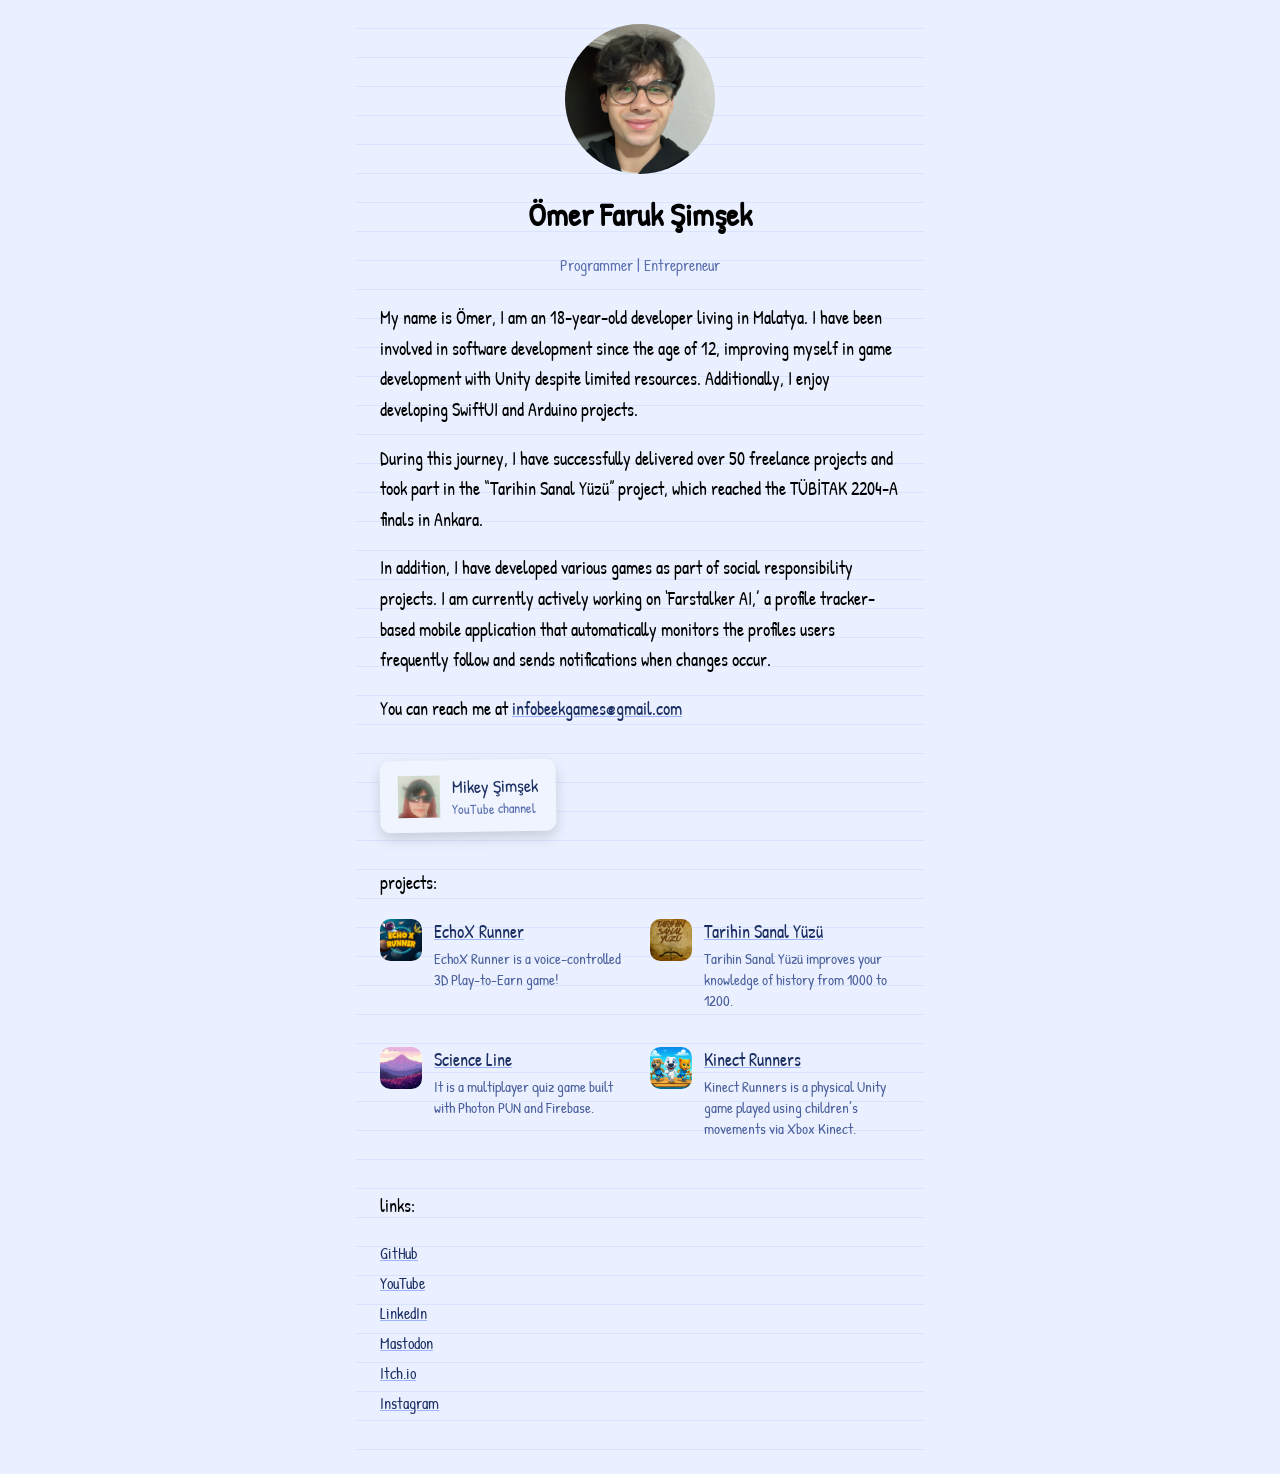
<file: index.html>
<!DOCTYPE html>
<html lang="en">
<head>
    <meta charset="UTF-8">
    <title>Ömer Faruk Şimşek</title>
    <meta name="viewport" content="width=device-width, initial-scale=1.0">
    <meta name="description" content="Ömer Faruk Şimşek — Unity, SwiftUI ve Arduino projeleri geliştiren genç yazılımcı. Türkiye merkezli kişisel web sitesi.">


    <!-- el yazısı font -->
    <link href="https://fonts.googleapis.com/css2?family=Patrick+Hand&display=swap" rel="stylesheet">
    <link rel="icon" href="/favicon.ico" type="image/x-icon">
    <link rel="stylesheet" href="style.css">
</head>

<body>
    <div class="page">

        <header>
            <img src="profile.jpg" alt="profile">
            <h1>Ömer Faruk Şimşek</h1>
            <p class="subtitle">Programmer | Entrepreneur</p>
        </header>

        <section>
            <p>
                My name is Ömer, I am an 18-year-old developer living in Malatya.
                I have been involved in software development since the age of 12,
                improving myself in game development with Unity despite limited resources. 
                Additionally, I enjoy developing SwiftUI and Arduino projects.
            </p>

            <p>
                During this journey, I have successfully delivered over 50 freelance projects
                and took part in the “Tarihin Sanal Yüzü” project, which reached the TÜBİTAK 2204-A
                finals in Ankara.
            </p>

            <p>
                In addition, I have developed various games as part of social responsibility projects.
                I am currently actively working on ‘Farstalker AI,’ a profile tracker-based mobile application
                that automatically monitors the profiles users frequently follow and sends notifications when changes
                occur.
            </p>

            <p>
                You can reach me at
                <a href="mailto:infobeekgames@gmail.com">infobeekgames@gmail.com</a>
            </p>
        </section>


        <section>
            <section class="youtube-note">
                <a href="https://youtube.com/@mikeysimsek" target="_blank">
                    <img src="icons/youtube.jpg" alt="YouTube">
                    <div>
                        <div class="yt-name">Mikey Şimşek</div>
                        <div class="yt-sub">YouTube channel</div>
                    </div>
                </a>
            </section>




            <p class="section-title">projects:</p>

            <div class="projects">

                <div class="project">
                    <img src="icons/echox.png">
                    <div>
                        <a href="https://app.akindo.io/communities/Be6MxNBAliQK2PdL" target="_blank" class="project-title">EchoX Runner</a>
                        <div class="project-desc">
                            EchoX Runner is a voice-controlled 3D Play-to-Earn game!
                        </div>
                    </div>
                </div>

                <div class="project">
                    <img src="icons/tsy.png">
                    <div>
                        <a href="https://play.google.com/store/apps/details?id=com.beekgames.tarihinsanalyuzumcal&hl=tr" target="_blank" class="project-title">Tarihin Sanal Yüzü</a>
                        <div class="project-desc">
                            Tarihin Sanal Yüzü improves your knowledge of history from 1000 to 1200.
                        </div>
                    </div>
                </div>

                <div class="project">
                    <img src="icons/scl.jpg">
                    <div>
                        <a href="#" class="project-title">Science Line</a>
                        <div class="project-desc">
                            It is a multiplayer quiz game built with Photon PUN and Firebase.
                        </div>
                    </div>
                </div>

                <div class="project">
                    <img src="icons/knct.png">
                    <div>
                        <a href="#" class="project-title">Kinect Runners</a>
                        <div class="project-desc">
                            Kinect Runners is a physical Unity game played using children’s movements via Xbox Kinect.
                        </div>
                    </div>
                </div>

            </div>
        </section>

        <section>
            <p class="section-title">links:</p>
            <ul class="links">
                <li><a href="https://github.com/farthenginer" target="_blank">GitHub</a></li>
                <li><a href="https://www.youtube.com/@mikeysimsek" target="_blank">YouTube</a></li>
                <li><a href="https://www.linkedin.com/in/%C3%B6mer-faruk-%C5%9Fim%C5%9Fek-461aab27a/" target="_blank">LinkedIn</a></li>
                <li><a href="https://mastodon.social/@omersimsek" target="_blank">Mastodon</a></li>
                <li><a href="https://mikey-manji.itch.io/" target="_blank">Itch.io</a></li>
                <li><a href="https://instagram.com/owersimsek/" target="_blank">Instagram</a></li>
            </ul>
        </section>

    </div>
</body>
</html>
</file>
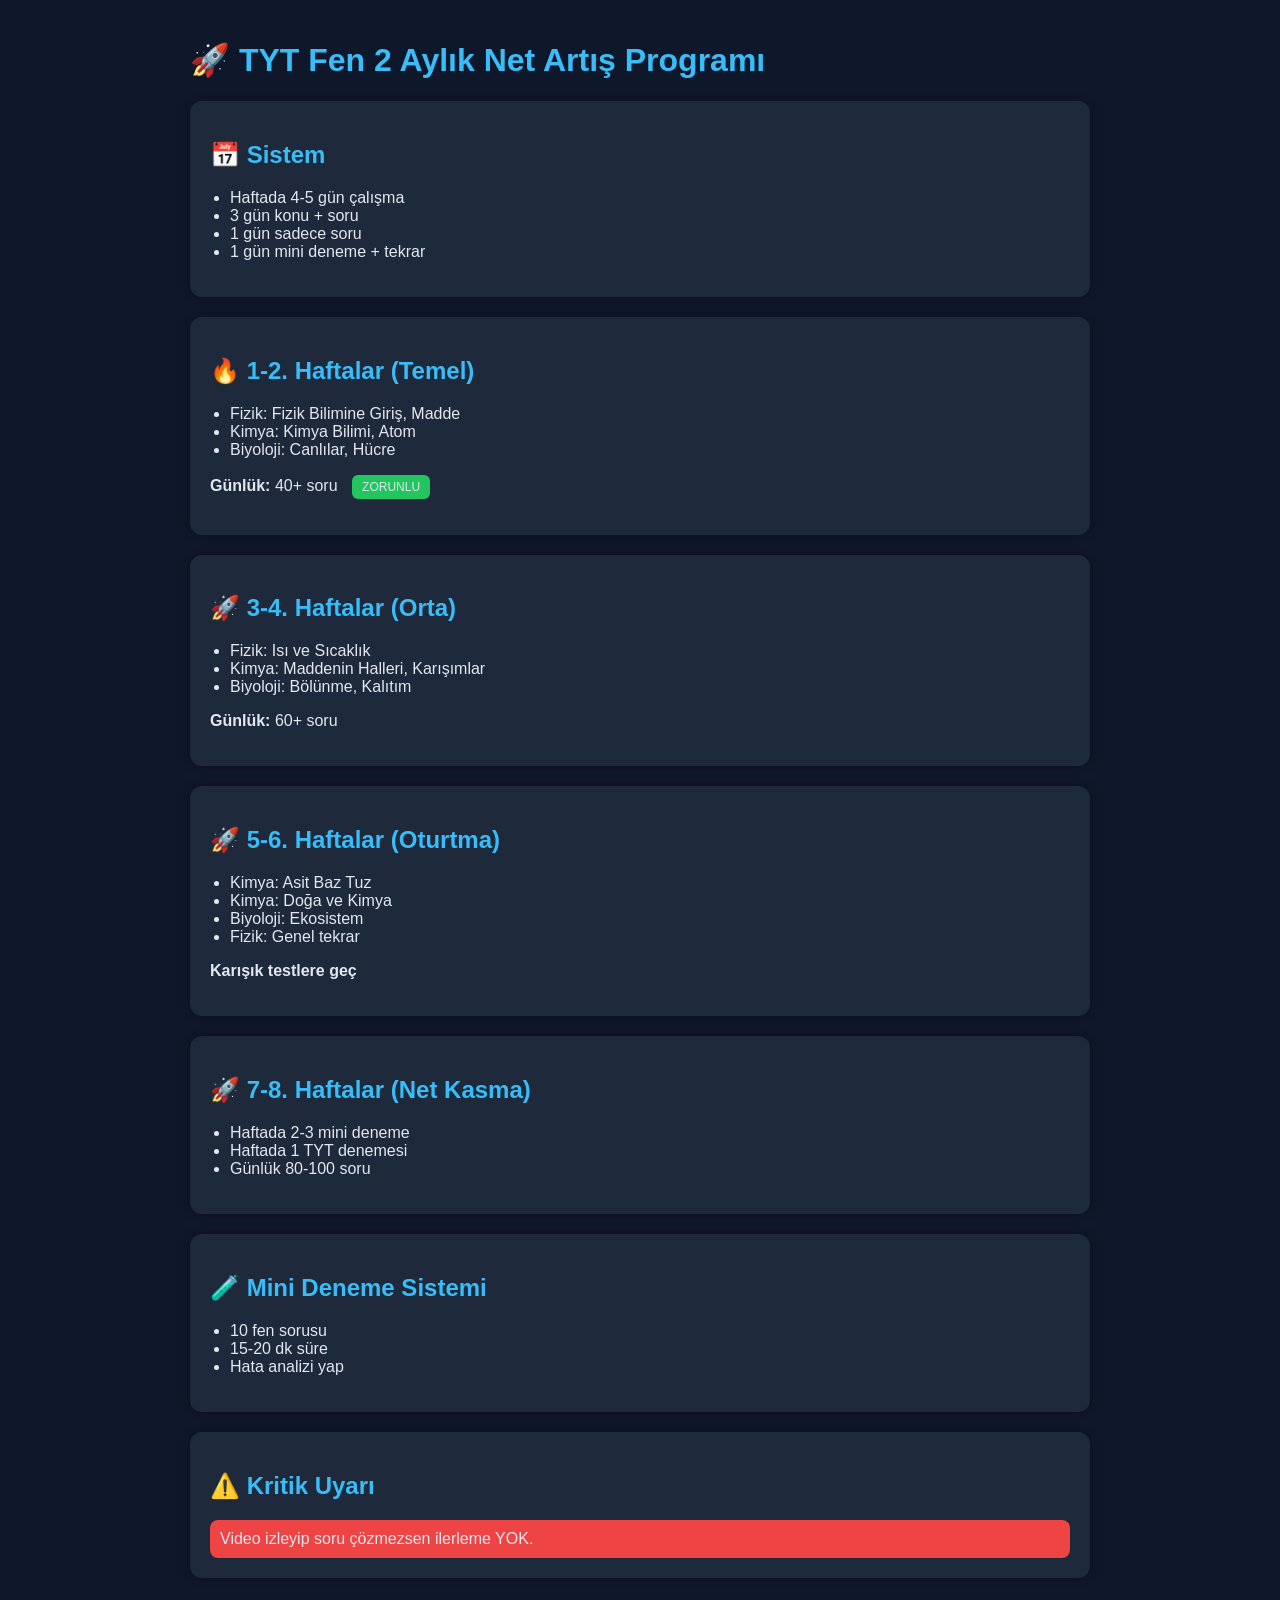
<file: fen.html>
<!DOCTYPE html>
<html lang="tr">
<head>
<meta charset="UTF-8">
<meta name="viewport" content="width=device-width, initial-scale=1.0">
<title>TYT Fen 2 Aylık Program</title>
<style>
body {
    font-family: Arial, sans-serif;
    background: #0f172a;
    color: #e2e8f0;
    margin: 0;
    padding: 20px;
}
.container {
    max-width: 900px;
    margin: auto;
}
.card {
    background: #1e293b;
    padding: 20px;
    margin-bottom: 20px;
    border-radius: 12px;
    box-shadow: 0 0 10px rgba(0,0,0,0.3);
}
h1, h2 {
    color: #38bdf8;
}
ul {
    padding-left: 20px;
}
.badge {
    display: inline-block;
    padding: 5px 10px;
    background: #22c55e;
    border-radius: 6px;
    font-size: 12px;
    margin-left: 10px;
}
.warning {
    background: #ef4444;
    padding: 10px;
    border-radius: 8px;
    margin-top: 10px;
}
</style>
</head>
<body>
<div class="container">

<h1>🚀 TYT Fen 2 Aylık Net Artış Programı</h1>

<div class="card">
<h2>📅 Sistem</h2>
<ul>
<li>Haftada 4-5 gün çalışma</li>
<li>3 gün konu + soru</li>
<li>1 gün sadece soru</li>
<li>1 gün mini deneme + tekrar</li>
</ul>
</div>

<div class="card">
<h2>🔥 1-2. Haftalar (Temel)</h2>
<ul>
<li>Fizik: Fizik Bilimine Giriş, Madde</li>
<li>Kimya: Kimya Bilimi, Atom</li>
<li>Biyoloji: Canlılar, Hücre</li>
</ul>
<p><strong>Günlük:</strong> 40+ soru <span class="badge">ZORUNLU</span></p>
</div>

<div class="card">
<h2>🚀 3-4. Haftalar (Orta)</h2>
<ul>
<li>Fizik: Isı ve Sıcaklık</li>
<li>Kimya: Maddenin Halleri, Karışımlar</li>
<li>Biyoloji: Bölünme, Kalıtım</li>
</ul>
<p><strong>Günlük:</strong> 60+ soru</p>
</div>

<div class="card">
<h2>🚀 5-6. Haftalar (Oturtma)</h2>
<ul>
<li>Kimya: Asit Baz Tuz</li>
<li>Kimya: Doğa ve Kimya</li>
<li>Biyoloji: Ekosistem</li>
<li>Fizik: Genel tekrar</li>
</ul>
<p><strong>Karışık testlere geç</strong></p>
</div>

<div class="card">
<h2>🚀 7-8. Haftalar (Net Kasma)</h2>
<ul>
<li>Haftada 2-3 mini deneme</li>
<li>Haftada 1 TYT denemesi</li>
<li>Günlük 80-100 soru</li>
</ul>
</div>

<div class="card">
<h2>🧪 Mini Deneme Sistemi</h2>
<ul>
<li>10 fen sorusu</li>
<li>15-20 dk süre</li>
<li>Hata analizi yap</li>
</ul>
</div>

<div class="card">
<h2>⚠️ Kritik Uyarı</h2>
<div class="warning">
Video izleyip soru çözmezsen ilerleme YOK.
</div>
</div>

</div>
</body>
</html>
</file>
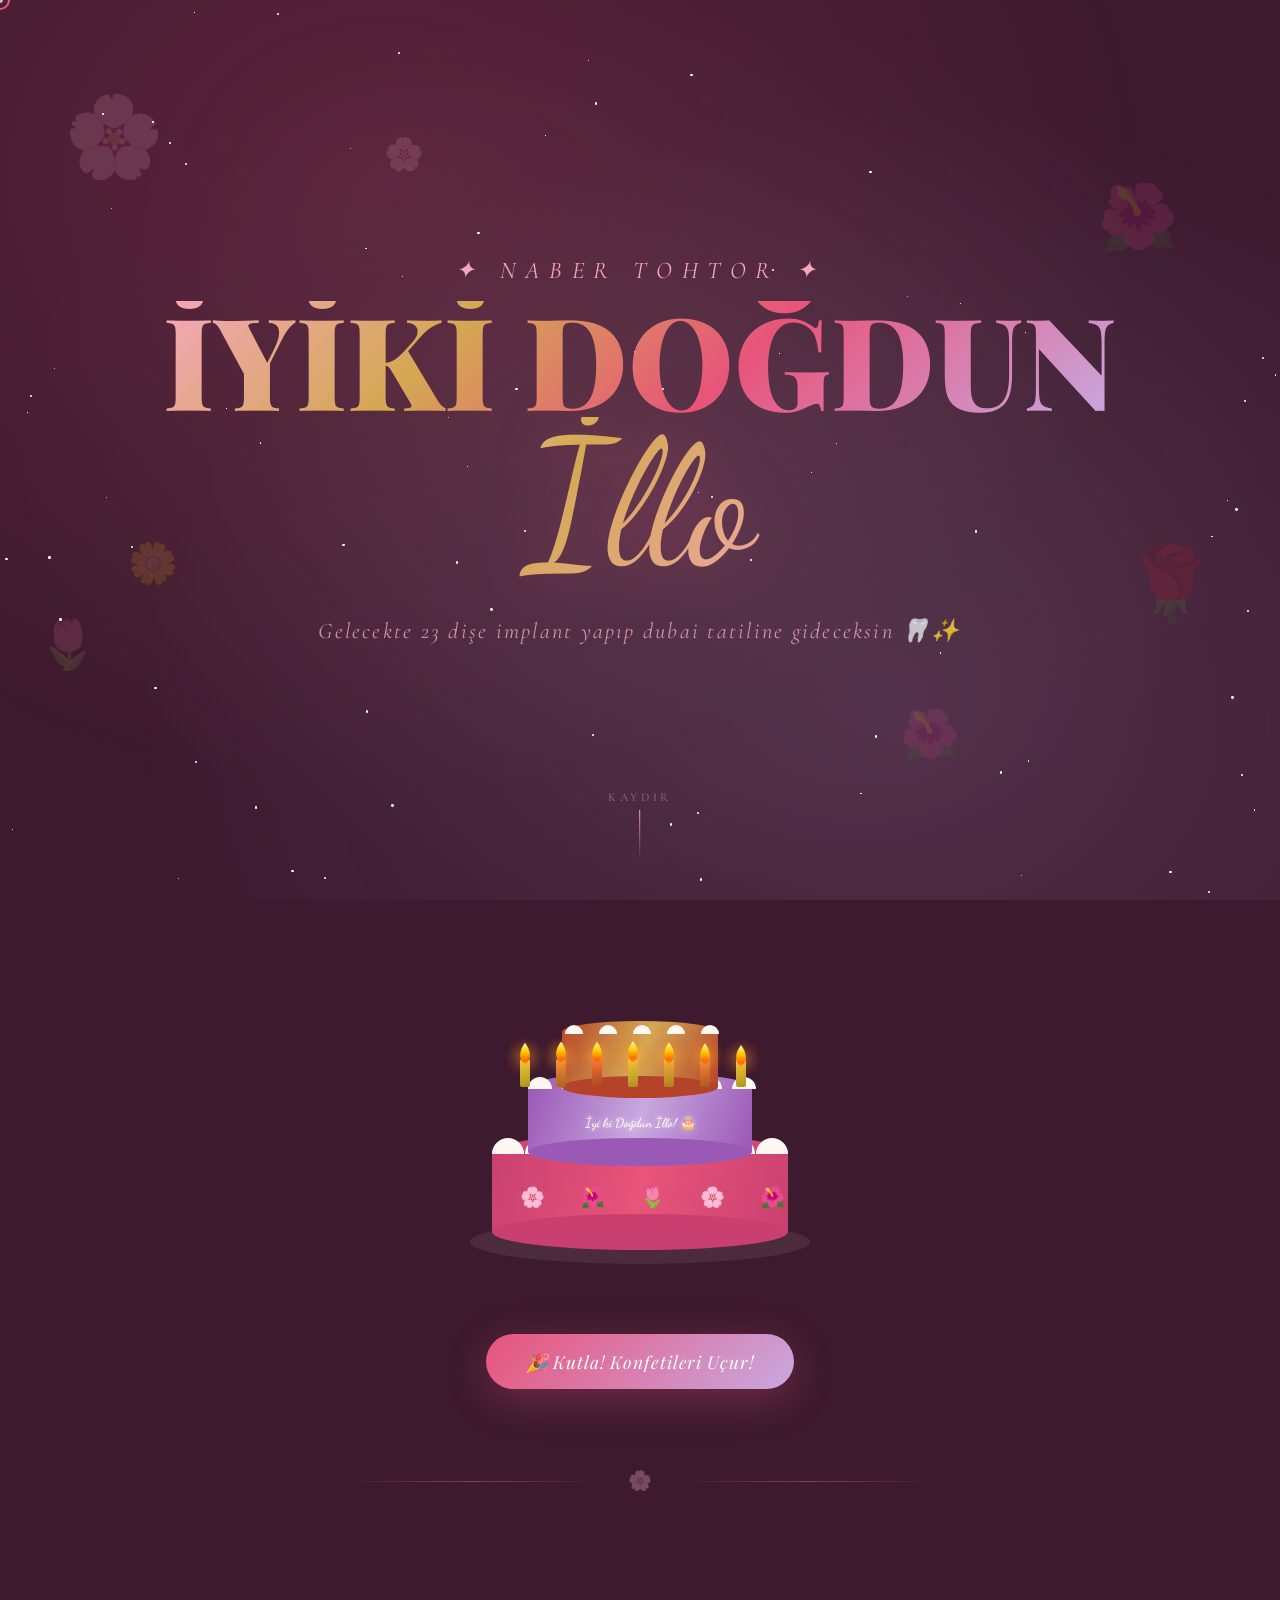
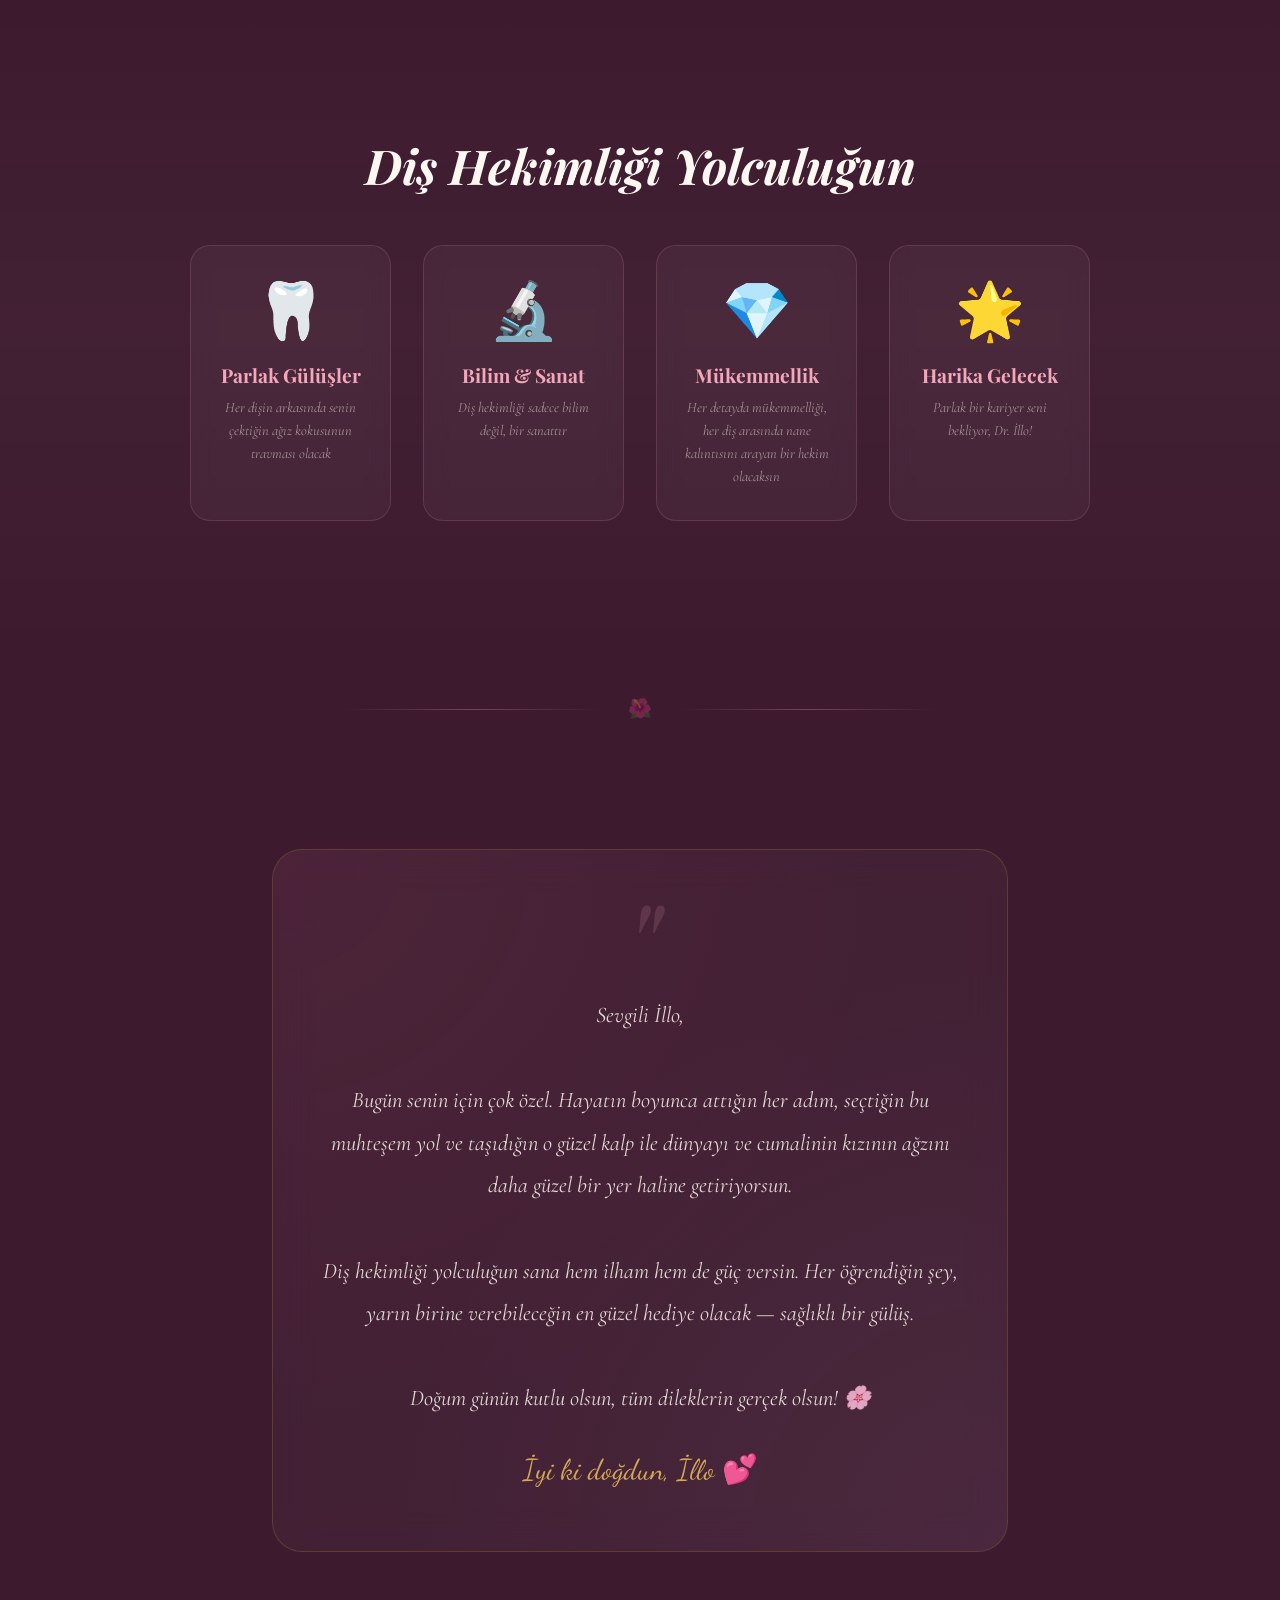
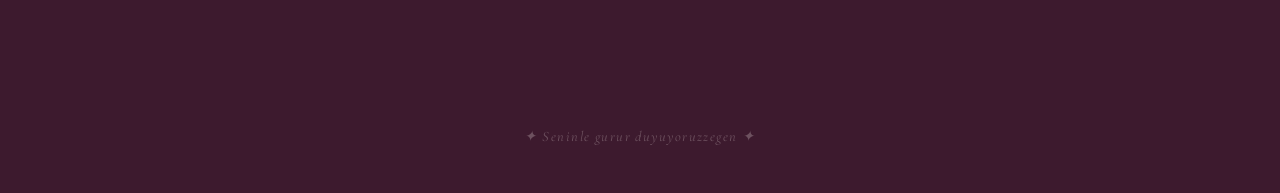
<file: imran.html>
<!DOCTYPE html>
<html lang="tr">
<head>
<meta charset="UTF-8">
<meta name="viewport" content="width=device-width, initial-scale=1.0">
<title>İyi ki Doğdun İllo! 🌸</title>
<link href="https://fonts.googleapis.com/css2?family=Playfair+Display:ital,wght@0,400;0,700;0,900;1,400;1,700&family=Cormorant+Garamond:ital,wght@0,300;0,400;1,300;1,400&family=Dancing+Script:wght@700&display=swap" rel="stylesheet">
<style>
  :root {
    --rose: #e8547a;
    --blush: #f4a7bb;
    --cream: #fff8f2;
    --gold: #d4a853;
    --mint: #a8d8c8;
    --lavender: #c9a8e0;
    --deep: #3d1a2e;
    --tooth: #f5f0e8;
  }

  * { margin: 0; padding: 0; box-sizing: border-box; }

  html { scroll-behavior: smooth; }

  body {
    background: var(--deep);
    font-family: 'Cormorant Garamond', serif;
    overflow-x: hidden;
    cursor: none;
  }

  /* CUSTOM CURSOR */
  .cursor {
    width: 20px; height: 20px;
    border: 2px solid var(--rose);
    border-radius: 50%;
    position: fixed;
    pointer-events: none;
    z-index: 9999;
    transition: transform 0.15s ease, background 0.15s ease;
    transform: translate(-50%, -50%);
  }
  .cursor-dot {
    width: 6px; height: 6px;
    background: var(--blush);
    border-radius: 50%;
    position: fixed;
    pointer-events: none;
    z-index: 9999;
    transform: translate(-50%, -50%);
  }

  /* CANVAS */
  #bgCanvas {
    position: fixed;
    top: 0; left: 0;
    width: 100%; height: 100%;
    z-index: 0;
    pointer-events: none;
  }

  /* HERO SECTION */
  .hero {
    position: relative;
    min-height: 100vh;
    display: flex;
    flex-direction: column;
    align-items: center;
    justify-content: center;
    z-index: 1;
    overflow: hidden;
  }

  .hero-bg {
    position: absolute;
    inset: 0;
    background: radial-gradient(ellipse at 30% 20%, rgba(232,84,122,0.18) 0%, transparent 60%),
                radial-gradient(ellipse at 70% 80%, rgba(201,168,224,0.15) 0%, transparent 60%),
                radial-gradient(ellipse at 50% 50%, rgba(168,216,200,0.08) 0%, transparent 70%);
  }

  /* FLOATING PETALS */
  .petal {
    position: absolute;
    pointer-events: none;
    animation: petalFall linear infinite;
    opacity: 0;
  }

  @keyframes petalFall {
    0% { transform: translateY(-60px) rotate(0deg) translateX(0); opacity: 0; }
    10% { opacity: 1; }
    90% { opacity: 0.6; }
    100% { transform: translateY(110vh) rotate(720deg) translateX(80px); opacity: 0; }
  }

  /* TITLE */
  .title-wrapper {
    text-align: center;
    position: relative;
    z-index: 2;
  }

  .subtitle-top {
    font-family: 'Cormorant Garamond', serif;
    font-size: clamp(1rem, 2.5vw, 1.5rem);
    font-style: italic;
    color: var(--blush);
    letter-spacing: 0.4em;
    text-transform: uppercase;
    opacity: 0;
    animation: fadeUp 1s ease forwards 0.5s;
    margin-bottom: 1rem;
  }

  .main-title {
    font-family: 'Playfair Display', serif;
    font-size: clamp(3.5rem, 10vw, 8rem);
    font-weight: 900;
    line-height: 0.9;
    color: transparent;
    background: linear-gradient(135deg, var(--blush) 0%, var(--gold) 30%, var(--rose) 60%, var(--lavender) 100%);
    -webkit-background-clip: text;
    background-clip: text;
    position: relative;
    opacity: 0;
    animation: fadeUp 1.2s ease forwards 0.8s, shimmer 4s ease-in-out infinite 2s;
  }

  @keyframes shimmer {
    0%, 100% { filter: brightness(1); }
    50% { filter: brightness(1.3) drop-shadow(0 0 30px rgba(232,84,122,0.4)); }
  }

  .illo-name {
    font-family: 'Dancing Script', cursive;
    font-size: clamp(4rem, 14vw, 11rem);
    color: transparent;
    background: linear-gradient(135deg, #fff8f2 0%, var(--gold) 40%, var(--blush) 80%);
    -webkit-background-clip: text;
    background-clip: text;
    display: block;
    line-height: 1;
    opacity: 0;
    animation: fadeUp 1.2s ease forwards 1.1s;
    text-shadow: none;
    filter: drop-shadow(0 4px 30px rgba(232,84,122,0.3));
  }

  @keyframes fadeUp {
    from { opacity: 0; transform: translateY(40px); }
    to { opacity: 1; transform: translateY(0); }
  }

  .tagline {
    font-family: 'Cormorant Garamond', serif;
    font-size: clamp(1rem, 2.5vw, 1.4rem);
    font-style: italic;
    color: rgba(244,167,187,0.8);
    margin-top: 1.5rem;
    letter-spacing: 0.1em;
    opacity: 0;
    animation: fadeUp 1s ease forwards 1.5s;
  }

  /* SCROLL INDICATOR */
  .scroll-hint {
    position: absolute;
    bottom: 2.5rem;
    left: 50%;
    transform: translateX(-50%);
    display: flex;
    flex-direction: column;
    align-items: center;
    gap: 0.4rem;
    opacity: 0;
    animation: fadeIn 1s ease forwards 2.5s;
    color: rgba(244,167,187,0.5);
    font-size: 0.75rem;
    letter-spacing: 0.3em;
    text-transform: uppercase;
  }
  .scroll-line {
    width: 1px; height: 50px;
    background: linear-gradient(to bottom, var(--blush), transparent);
    animation: scrollPulse 2s ease-in-out infinite;
  }
  @keyframes scrollPulse {
    0%, 100% { opacity: 0.3; transform: scaleY(1); }
    50% { opacity: 1; transform: scaleY(1.2); }
  }
  @keyframes fadeIn {
    to { opacity: 1; }
  }

  /* FLOWERS SVG DECORATIONS */
  .flower-corner {
    position: absolute;
    opacity: 0.25;
    pointer-events: none;
  }
  .flower-corner.tl { top: -20px; left: -20px; transform: rotate(0deg); }
  .flower-corner.tr { top: -20px; right: -20px; transform: rotate(90deg); }
  .flower-corner.bl { bottom: -20px; left: -20px; transform: rotate(270deg); }
  .flower-corner.br { bottom: -20px; right: -20px; transform: rotate(180deg); }

  /* DENTAL SECTION */
  .section {
    position: relative;
    z-index: 2;
    padding: 6rem 2rem;
    max-width: 1200px;
    margin: 0 auto;
  }

  .dental-section {
    padding: 5rem 2rem;
    position: relative;
    z-index: 2;
    background: linear-gradient(180deg, transparent, rgba(255,248,242,0.03) 50%, transparent);
  }

  .dental-title {
    text-align: center;
    font-family: 'Playfair Display', serif;
    font-size: clamp(1.8rem, 4vw, 3rem);
    color: var(--cream);
    font-style: italic;
    margin-bottom: 3rem;
    opacity: 0;
    transition: opacity 0.8s ease, transform 0.8s ease;
    transform: translateY(30px);
  }
  .dental-title.visible { opacity: 1; transform: translateY(0); }

  .dental-grid {
    display: grid;
    grid-template-columns: repeat(auto-fit, minmax(200px, 1fr));
    gap: 2rem;
    max-width: 900px;
    margin: 0 auto;
  }

  .dental-card {
    background: rgba(255,248,242,0.04);
    border: 1px solid rgba(244,167,187,0.15);
    border-radius: 20px;
    padding: 2rem 1.5rem;
    text-align: center;
    opacity: 0;
    transform: translateY(40px) scale(0.95);
    transition: all 0.7s cubic-bezier(0.34, 1.56, 0.64, 1);
    backdrop-filter: blur(10px);
    cursor: default;
  }
  .dental-card.visible {
    opacity: 1;
    transform: translateY(0) scale(1);
  }
  .dental-card:hover {
    background: rgba(244,167,187,0.08);
    border-color: rgba(244,167,187,0.4);
    transform: translateY(-8px) scale(1.03);
    box-shadow: 0 20px 60px rgba(232,84,122,0.15);
  }

  .dental-icon {
    font-size: 3.5rem;
    margin-bottom: 1rem;
    display: block;
    animation: floatIcon 3s ease-in-out infinite;
  }
  .dental-card:nth-child(2) .dental-icon { animation-delay: 0.5s; }
  .dental-card:nth-child(3) .dental-icon { animation-delay: 1s; }
  .dental-card:nth-child(4) .dental-icon { animation-delay: 1.5s; }
  @keyframes floatIcon {
    0%, 100% { transform: translateY(0); }
    50% { transform: translateY(-8px); }
  }

  .dental-card h3 {
    font-family: 'Playfair Display', serif;
    font-size: 1.2rem;
    color: var(--blush);
    margin-bottom: 0.5rem;
  }
  .dental-card p {
    font-size: 0.9rem;
    color: rgba(255,248,242,0.5);
    font-style: italic;
    line-height: 1.6;
  }

  /* MESSAGE SECTION */
  .message-section {
    position: relative;
    z-index: 2;
    padding: 4rem 2rem 8rem;
    text-align: center;
    max-width: 800px;
    margin: 0 auto;
  }

  .message-card {
    background: rgba(255,248,242,0.03);
    border: 1px solid rgba(212,168,83,0.2);
    border-radius: 30px;
    padding: 4rem 3rem;
    position: relative;
    opacity: 0;
    transform: translateY(50px);
    transition: all 1s ease;
    backdrop-filter: blur(20px);
    overflow: hidden;
  }
  .message-card.visible { opacity: 1; transform: translateY(0); }

  .message-card::before {
    content: '';
    position: absolute;
    inset: 0;
    background: radial-gradient(ellipse at top left, rgba(232,84,122,0.06), transparent 60%),
                radial-gradient(ellipse at bottom right, rgba(201,168,224,0.06), transparent 60%);
    pointer-events: none;
  }

  .quote-mark {
    font-family: 'Playfair Display', serif;
    font-size: 8rem;
    color: rgba(244,167,187,0.15);
    line-height: 0.5;
    font-style: italic;
    display: block;
    margin-bottom: 1rem;
  }

  .message-text {
    font-family: 'Cormorant Garamond', serif;
    font-size: clamp(1.1rem, 2vw, 1.4rem);
    color: rgba(255,248,242,0.85);
    line-height: 1.9;
    font-style: italic;
    position: relative;
    z-index: 1;
  }

  .message-sign {
    margin-top: 2rem;
    font-family: 'Dancing Script', cursive;
    font-size: 1.8rem;
    color: var(--gold);
  }

  /* CANDLES & CAKE */
  .cake-section {
    position: relative;
    z-index: 2;
    text-align: center;
    padding: 2rem;
    margin-bottom: 3rem;
  }

  #cakeCanvas {
    display: block;
    margin: 0 auto;
    max-width: 100%;
  }

  /* CONFETTI BUTTON */
  .celebrate-btn {
    background: linear-gradient(135deg, var(--rose), var(--lavender));
    border: none;
    color: white;
    font-family: 'Playfair Display', serif;
    font-size: 1.1rem;
    font-style: italic;
    padding: 1rem 2.5rem;
    border-radius: 50px;
    cursor: none;
    margin-top: 2rem;
    position: relative;
    z-index: 2;
    transition: all 0.3s ease;
    letter-spacing: 0.05em;
    box-shadow: 0 10px 40px rgba(232,84,122,0.3);
  }
  .celebrate-btn:hover {
    transform: scale(1.05);
    box-shadow: 0 15px 50px rgba(232,84,122,0.5);
  }
  .celebrate-btn:active { transform: scale(0.98); }

  /* DIVIDER */
  .divider {
    display: flex;
    align-items: center;
    gap: 1.5rem;
    max-width: 600px;
    margin: 0 auto 4rem;
    opacity: 0.3;
  }
  .divider-line { flex: 1; height: 1px; background: linear-gradient(to right, transparent, var(--blush), transparent); }
  .divider-icon { font-size: 1.2rem; color: var(--blush); }

  /* FLOATING FLOWERS */
  .float-flower {
    position: absolute;
    pointer-events: none;
    animation: floatSlow ease-in-out infinite;
    opacity: 0.15;
  }
  @keyframes floatSlow {
    0%, 100% { transform: translate(0, 0) rotate(0deg); }
    33% { transform: translate(15px, -20px) rotate(10deg); }
    66% { transform: translate(-10px, 10px) rotate(-5deg); }
  }

  /* STAR FIELD */
  .star { 
    position: absolute; 
    border-radius: 50%; 
    background: white; 
    pointer-events: none;
    animation: twinkle ease-in-out infinite;
  }
  @keyframes twinkle {
    0%, 100% { opacity: 0.1; transform: scale(1); }
    50% { opacity: 0.8; transform: scale(1.5); }
  }

  /* FOOTER */
  .footer {
    position: relative;
    z-index: 2;
    text-align: center;
    padding: 3rem 2rem;
    color: rgba(255,248,242,0.25);
    font-style: italic;
    font-size: 0.9rem;
    letter-spacing: 0.1em;
  }

  /* SPARKLE EFFECT */
  .sparkle {
    position: fixed;
    pointer-events: none;
    z-index: 9998;
    animation: sparkleOut 0.8s ease-out forwards;
  }
  @keyframes sparkleOut {
    0% { opacity: 1; transform: scale(1) rotate(0deg); }
    100% { opacity: 0; transform: scale(0) rotate(180deg); }
  }

  /* Responsive */
  @media (max-width: 600px) {
    .dental-grid { grid-template-columns: repeat(2, 1fr); gap: 1rem; }
    .message-card { padding: 2.5rem 1.5rem; }
    .dental-card { padding: 1.5rem 1rem; }
  }
</style>
</head>
<body>

<div class="cursor" id="cursor"></div>
<div class="cursor-dot" id="cursorDot"></div>
<canvas id="bgCanvas"></canvas>

<!-- HERO -->
<section class="hero">
  <div class="hero-bg"></div>

  <!-- Stars -->
  <div id="starField"></div>

  <!-- Floating flowers decoration -->
  <div class="float-flower" style="top:10%;left:5%;font-size:5rem;animation-duration:7s;">🌸</div>
  <div class="float-flower" style="top:20%;right:8%;font-size:4rem;animation-duration:9s;animation-delay:-2s;">🌺</div>
  <div class="float-flower" style="bottom:25%;left:3%;font-size:3rem;animation-duration:8s;animation-delay:-4s;">🌷</div>
  <div class="float-flower" style="bottom:30%;right:5%;font-size:4.5rem;animation-duration:11s;animation-delay:-1s;">🌹</div>
  <div class="float-flower" style="top:60%;left:10%;font-size:2.5rem;animation-duration:6s;animation-delay:-3s;">🌼</div>
  <div class="float-flower" style="top:15%;left:30%;font-size:2rem;animation-duration:10s;animation-delay:-5s;">🌸</div>
  <div class="float-flower" style="bottom:15%;right:25%;font-size:3rem;animation-duration:8s;animation-delay:-2s;">🌺</div>

  <!-- Main title -->
  <div class="title-wrapper">
    <p class="subtitle-top">✦ NABER TOHTOR ✦</p>
    <h1 class="main-title">İYİKİ DOĞDUN</h1>
    <span class="illo-name">İllo</span>
    <p class="tagline">Gelecekte 23 dişe implant yapıp dubai tatiline gideceksin 🦷✨</p>
  </div>

  <div class="scroll-hint">
    <span>kaydır</span>
    <div class="scroll-line"></div>
  </div>
</section>

<!-- CAKE SECTION -->
<div class="cake-section">
  <canvas id="cakeCanvas" width="400" height="350"></canvas>
  <br>
  <button class="celebrate-btn" onclick="launchConfetti()">🎉 Kutla! Konfetileri Uçur!</button>
</div>

<!-- DIVIDER -->
<div class="divider">
  <div class="divider-line"></div>
  <span class="divider-icon">🌸</span>
  <div class="divider-line"></div>
</div>

<!-- DENTAL SECTION -->
<div class="dental-section">
  <div class="section">
    <h2 class="dental-title">Diş Hekimliği Yolculuğun</h2>
    <div class="dental-grid">
      <div class="dental-card">
        <span class="dental-icon">🦷</span>
        <h3>Parlak Gülüşler</h3>
        <p>Her dişin arkasında senin çektiğin ağız kokusunun travması olacak</p>
      </div>
      <div class="dental-card">
        <span class="dental-icon">🔬</span>
        <h3>Bilim & Sanat</h3>
        <p>Diş hekimliği sadece bilim değil, bir sanattır</p>
      </div>
      <div class="dental-card">
        <span class="dental-icon">💎</span>
        <h3>Mükemmellik</h3>
        <p>Her detayda mükemmelliği, her diş arasında nane kalıntısını arayan bir hekim olacaksın</p>
      </div>
      <div class="dental-card">
        <span class="dental-icon">🌟</span>
        <h3>Harika Gelecek</h3>
        <p>Parlak bir kariyer seni bekliyor, Dr. İllo!</p>
      </div>
    </div>
  </div>
</div>

<!-- DIVIDER -->
<div class="divider">
  <div class="divider-line"></div>
  <span class="divider-icon">🌺</span>
  <div class="divider-line"></div>
</div>

<!-- MESSAGE -->
<div class="message-section">
  <div class="message-card">
    <span class="quote-mark">"</span>
    <p class="message-text">
      Sevgili İllo,<br><br>
      Bugün senin için çok özel. Hayatın boyunca attığın her adım, 
      seçtiğin bu muhteşem yol ve taşıdığın o güzel kalp ile 
      dünyayı ve cumalinin kızının ağzını daha güzel bir yer haline getiriyorsun.<br><br>
      Diş hekimliği yolculuğun sana hem ilham hem de güç versin.
      Her öğrendiğin şey, yarın birine verebileceğin en güzel hediye olacak —
      <em>sağlıklı bir gülüş.</em><br><br>
      Doğum günün kutlu olsun, 
      tüm dileklerin gerçek olsun! 🌸
    </p>
    <p class="message-sign">İyi ki doğdun, İllo 💕</p>
  </div>
</div>

<div class="footer">
  ✦ Seninle gurur duyuyoruzzegen ✦
</div>

<!-- CONFETTI CANVAS -->
<canvas id="confettiCanvas" style="position:fixed;top:0;left:0;width:100%;height:100%;pointer-events:none;z-index:100;"></canvas>

<script>
// =====================
// CUSTOM CURSOR
// =====================
const cursor = document.getElementById('cursor');
const cursorDot = document.getElementById('cursorDot');
let mouseX = 0, mouseY = 0;
let dotX = 0, dotY = 0;

document.addEventListener('mousemove', (e) => {
  mouseX = e.clientX; mouseY = e.clientY;
  cursor.style.left = mouseX + 'px';
  cursor.style.top = mouseY + 'px';
});

function animateDot() {
  dotX += (mouseX - dotX) * 0.15;
  dotY += (mouseY - dotY) * 0.15;
  cursorDot.style.left = dotX + 'px';
  cursorDot.style.top = dotY + 'px';
  requestAnimationFrame(animateDot);
}
animateDot();

document.addEventListener('click', (e) => {
  spawnSparkle(e.clientX, e.clientY);
});

function spawnSparkle(x, y) {
  const symbols = ['✦', '✿', '✸', '❋', '✽', '❀'];
  for (let i = 0; i < 6; i++) {
    const s = document.createElement('div');
    s.className = 'sparkle';
    s.textContent = symbols[Math.floor(Math.random() * symbols.length)];
    const angle = (i / 6) * Math.PI * 2;
    const dist = 30 + Math.random() * 30;
    s.style.cssText = `
      left: ${x}px; top: ${y}px;
      color: hsl(${300 + Math.random() * 80}, 80%, 75%);
      font-size: ${0.8 + Math.random() * 0.8}rem;
      transform-origin: center;
      animation: sparkleOut 0.8s ease-out forwards;
      transition: transform 0.8s ease;
    `;
    document.body.appendChild(s);
    requestAnimationFrame(() => {
      s.style.transform = `translate(${Math.cos(angle)*dist}px, ${Math.sin(angle)*dist}px) scale(0) rotate(180deg)`;
      s.style.opacity = '0';
    });
    setTimeout(() => s.remove(), 900);
  }
}

// =====================
// STAR FIELD
// =====================
const starField = document.getElementById('starField');
for (let i = 0; i < 80; i++) {
  const star = document.createElement('div');
  star.className = 'star';
  const size = Math.random() * 2.5 + 0.5;
  star.style.cssText = `
    width: ${size}px; height: ${size}px;
    left: ${Math.random() * 100}%;
    top: ${Math.random() * 100}%;
    animation-duration: ${2 + Math.random() * 4}s;
    animation-delay: ${-Math.random() * 4}s;
  `;
  starField.appendChild(star);
}

// =====================
// FALLING PETALS
// =====================
const petalColors = ['#e8547a','#f4a7bb','#c9a8e0','#d4a853','#a8d8c8'];
const petalShapes = ['🌸','🌺','🌷','✿','❀','🌼'];

function createPetal() {
  const petal = document.createElement('div');
  petal.className = 'petal';
  petal.textContent = petalShapes[Math.floor(Math.random() * petalShapes.length)];
  petal.style.cssText = `
    left: ${Math.random() * 100}%;
    top: -60px;
    font-size: ${0.8 + Math.random() * 1.5}rem;
    animation-duration: ${6 + Math.random() * 8}s;
    animation-delay: ${Math.random() * 10}s;
  `;
  document.querySelector('.hero').appendChild(petal);
  setTimeout(() => petal.remove(), 20000);
}
for (let i = 0; i < 25; i++) createPetal();
setInterval(createPetal, 2000);

// =====================
// CAKE CANVAS
// =====================
const cakeCanvas = document.getElementById('cakeCanvas');
const ctx = cakeCanvas.getContext('2d');
let candleFlames = [];
let time = 0;

// Init candles
for (let i = 0; i < 7; i++) {
  candleFlames.push({
    x: 85 + i * 36,
    y: 155,
    offset: Math.random() * Math.PI * 2,
    lit: true,
    color: `hsl(${Math.random()*60+10},90%,60%)`
  });
}

function drawCake(t) {
  ctx.clearRect(0, 0, 400, 350);

  // Plate
  ctx.beginPath();
  ctx.ellipse(200, 310, 170, 22, 0, 0, Math.PI*2);
  ctx.fillStyle = 'rgba(255,248,242,0.08)';
  ctx.fill();

  // Bottom tier
  const grad1 = ctx.createLinearGradient(50, 220, 350, 300);
  grad1.addColorStop(0, '#c94070');
  grad1.addColorStop(0.5, '#e8547a');
  grad1.addColorStop(1, '#c94070');
  ctx.beginPath();
  ctx.ellipse(200, 220, 148, 18, 0, 0, Math.PI*2);
  ctx.fillStyle = grad1;
  ctx.fill();
  ctx.beginPath();
  ctx.rect(52, 220, 296, 80);
  ctx.fillStyle = grad1;
  ctx.fill();
  ctx.beginPath();
  ctx.ellipse(200, 300, 148, 18, 0, 0, Math.PI*2);
  ctx.fillStyle = '#c94070';
  ctx.fill();

  // Bottom tier frosting
  for (let i = 0; i < 9; i++) {
    ctx.beginPath();
    ctx.arc(68 + i * 33, 222, 16, Math.PI, 0);
    ctx.fillStyle = '#fff8f2';
    ctx.fill();
  }

  // Flowers on bottom
  const flowers = ['🌸','🌺','🌷'];
  ctx.font = '20px serif';
  for (let i = 0; i < 5; i++) {
    ctx.fillText(flowers[i%3], 80 + i*60, 272);
  }

  // Middle tier
  const grad2 = ctx.createLinearGradient(90, 150, 310, 220);
  grad2.addColorStop(0, '#9b59b6');
  grad2.addColorStop(0.5, '#c9a8e0');
  grad2.addColorStop(1, '#9b59b6');
  ctx.beginPath();
  ctx.ellipse(200, 155, 112, 14, 0, 0, Math.PI*2);
  ctx.fillStyle = grad2;
  ctx.fill();
  ctx.beginPath();
  ctx.rect(88, 155, 224, 65);
  ctx.fillStyle = grad2;
  ctx.fill();
  ctx.beginPath();
  ctx.ellipse(200, 220, 112, 14, 0, 0, Math.PI*2);
  ctx.fillStyle = '#9b59b6';
  ctx.fill();

  // Middle frosting
  for (let i = 0; i < 7; i++) {
    ctx.beginPath();
    ctx.arc(100 + i * 34, 157, 12, Math.PI, 0);
    ctx.fillStyle = '#fff8f2';
    ctx.fill();
  }

  // Text on cake
  ctx.save();
  ctx.font = 'bold 13px "Dancing Script", cursive';
  ctx.fillStyle = '#fff8f2';
  ctx.textAlign = 'center';
  ctx.shadowColor = 'rgba(255,255,255,0.5)';
  ctx.shadowBlur = 6;
  ctx.fillText('İyi ki Doğdun İllo! 🎂', 200, 195);
  ctx.restore();

  // Top tier
  const grad3 = ctx.createLinearGradient(120, 90, 280, 155);
  grad3.addColorStop(0, '#b5432a');
  grad3.addColorStop(0.5, '#d4a853');
  grad3.addColorStop(1, '#b5432a');
  ctx.beginPath();
  ctx.ellipse(200, 100, 78, 11, 0, 0, Math.PI*2);
  ctx.fillStyle = grad3;
  ctx.fill();
  ctx.beginPath();
  ctx.rect(122, 100, 156, 55);
  ctx.fillStyle = grad3;
  ctx.fill();
  ctx.beginPath();
  ctx.ellipse(200, 155, 78, 11, 0, 0, Math.PI*2);
  ctx.fillStyle = '#b5432a';
  ctx.fill();

  // Top frosting drips
  for (let i = 0; i < 5; i++) {
    ctx.beginPath();
    ctx.arc(134 + i * 34, 102, 9, Math.PI, 0);
    ctx.fillStyle = '#fff8f2';
    ctx.fill();
  }

  // Candles
  candleFlames.forEach((c, i) => {
    if (!c.lit) return;
    // candle body
    const cGrad = ctx.createLinearGradient(c.x-5, c.y-30, c.x+5, c.y);
    cGrad.addColorStop(0, c.color);
    cGrad.addColorStop(1, `hsl(${parseInt(c.color.match(/\d+/)[0])},70%,40%)`);
    ctx.beginPath();
    ctx.roundRect(c.x - 5, c.y - 28, 10, 28, 2);
    ctx.fillStyle = cGrad;
    ctx.fill();

    // Flame
    const flicker = Math.sin(t * 3 + c.offset) * 2;
    ctx.save();
    ctx.translate(c.x, c.y - 30 + flicker);

    // Outer glow
    const glowGrad = ctx.createRadialGradient(0, 0, 0, 0, 0, 20);
    glowGrad.addColorStop(0, 'rgba(255,200,80,0.4)');
    glowGrad.addColorStop(1, 'rgba(255,100,0,0)');
    ctx.beginPath();
    ctx.arc(0, 0, 20, 0, Math.PI*2);
    ctx.fillStyle = glowGrad;
    ctx.fill();

    // Flame body
    ctx.beginPath();
    ctx.moveTo(0, -14);
    ctx.bezierCurveTo(6, -6, 7, 2, 0, 8);
    ctx.bezierCurveTo(-7, 2, -6, -6, 0, -14);
    const flameGrad = ctx.createLinearGradient(0, -14, 0, 8);
    flameGrad.addColorStop(0, '#fff5b0');
    flameGrad.addColorStop(0.4, '#ffcc00');
    flameGrad.addColorStop(0.8, '#ff6b00');
    flameGrad.addColorStop(1, 'rgba(255,60,0,0)');
    ctx.fillStyle = flameGrad;
    ctx.fill();

    ctx.restore();
  });
}

function animateCake() {
  time += 0.02;
  drawCake(time);
  requestAnimationFrame(animateCake);
}
animateCake();

cakeCanvas.addEventListener('click', (e) => {
  const rect = cakeCanvas.getBoundingClientRect();
  const scaleX = cakeCanvas.width / rect.width;
  const x = (e.clientX - rect.left) * scaleX;
  const y = (e.clientY - rect.top) * (cakeCanvas.height / rect.height);
  candleFlames.forEach(c => {
    if (Math.abs(x - c.x) < 20 && Math.abs(y - c.y) < 40 && c.lit) {
      c.lit = false;
    }
  });
  const allBlown = candleFlames.every(c => !c.lit);
  if (allBlown) setTimeout(launchConfetti, 200);
});

// =====================
// CONFETTI
// =====================
const confettiCanvas = document.getElementById('confettiCanvas');
const cctx = confettiCanvas.getContext('2d');
confettiCanvas.width = window.innerWidth;
confettiCanvas.height = window.innerHeight;
window.addEventListener('resize', () => {
  confettiCanvas.width = window.innerWidth;
  confettiCanvas.height = window.innerHeight;
});

let confettiPieces = [];
let confettiRunning = false;

function launchConfetti() {
  confettiPieces = [];
  for (let i = 0; i < 200; i++) {
    confettiPieces.push({
      x: Math.random() * window.innerWidth,
      y: -20 - Math.random() * 200,
      vx: (Math.random() - 0.5) * 6,
      vy: 2 + Math.random() * 5,
      size: 6 + Math.random() * 10,
      rot: Math.random() * Math.PI * 2,
      rotV: (Math.random() - 0.5) * 0.2,
      color: ['#e8547a','#f4a7bb','#c9a8e0','#d4a853','#a8d8c8','#fff8f2','#ff9ebc'][Math.floor(Math.random()*7)],
      shape: Math.random() > 0.5 ? 'rect' : 'circle',
      life: 1
    });
  }
  if (!confettiRunning) {
    confettiRunning = true;
    animateConfetti();
  }
}

function animateConfetti() {
  cctx.clearRect(0, 0, confettiCanvas.width, confettiCanvas.height);
  confettiPieces = confettiPieces.filter(p => p.life > 0 && p.y < confettiCanvas.height + 50);
  confettiPieces.forEach(p => {
    p.x += p.vx;
    p.y += p.vy;
    p.vy += 0.08;
    p.vx += (Math.random() - 0.5) * 0.2;
    p.rot += p.rotV;
    if (p.y > confettiCanvas.height - 100) p.life -= 0.03;

    cctx.save();
    cctx.globalAlpha = p.life;
    cctx.translate(p.x, p.y);
    cctx.rotate(p.rot);
    cctx.fillStyle = p.color;
    if (p.shape === 'rect') {
      cctx.fillRect(-p.size/2, -p.size/4, p.size, p.size/2);
    } else {
      cctx.beginPath();
      cctx.arc(0, 0, p.size/2, 0, Math.PI*2);
      cctx.fill();
    }
    cctx.restore();
  });

  if (confettiPieces.length > 0) {
    requestAnimationFrame(animateConfetti);
  } else {
    confettiRunning = false;
    cctx.clearRect(0, 0, confettiCanvas.width, confettiCanvas.height);
  }
}

// =====================
// SCROLL ANIMATIONS
// =====================
const observer = new IntersectionObserver((entries) => {
  entries.forEach(entry => {
    if (entry.isIntersecting) {
      entry.target.classList.add('visible');
    }
  });
}, { threshold: 0.1 });

document.querySelectorAll('.dental-card, .dental-title, .message-card').forEach((el, i) => {
  if (el.classList.contains('dental-card')) {
    el.style.transitionDelay = (i % 4) * 0.12 + 's';
  }
  observer.observe(el);
});

// Launch a small confetti on load
setTimeout(launchConfetti, 2500);
</script>
</body>
</html>
</file>
<file: style.css>
body {
    margin: 0;
    font-family: 'Patrick Hand', cursive;
    background-color: #eaf0ff;
}

.page {
    max-width: 520px;
    margin: auto;
    padding: 24px;
    background: repeating-linear-gradient( to bottom, #eaf0ff, #eaf0ff 28px, #c7d6ff 29px );
    min-height: 100vh;
}

header {
    text-align: center;
    margin-bottom: 24px;
}

    header img {
        width: 150px;
        border-radius: 100px;
        margin-bottom: 8px;
    }

h1 {
    margin: 6px 0;
    font-size: 32px;
}

.subtitle {
    color: #5a6fb0;
    font-size: 16px;
}

p {
    font-size: 18px;
    line-height: 1.7;
    margin-bottom: 18px;
}


a {
    color: #1b2f63;
    text-decoration: underline;
    text-decoration-color: #9fb4ff;
}

    a:hover {
        color: #2b5cff;
    }

.section-title {
    margin-top: 12px;
    margin-bottom: 20px;
}

section {
    margin-bottom: 36px;
}
    section p:first-child {
        margin-top: 0;
    }

.note {
    margin: 28px 0;
    font-size: 17px;
    color: #3b4f8f;
}
.youtube-note {
    display: flex;
    justify-content: left;
    margin: 36px 0;
}

    .youtube-note a {
        display: flex;
        gap: 12px;
        align-items: center;
        background: #f0f4ff;
        padding: 14px 18px;
        border-radius: 10px;
        box-shadow: 0 6px 14px rgba(0,0,0,0.15);
        transform: rotate(-1deg);
        text-decoration: none;
    }

    .youtube-note img {
        width: 42px;
    }

.yt-name {
    font-size: 18px;
    color: #1b2f63;
}

.yt-sub {
    font-size: 14px;
    color: #5a6fb0;
}


.projects {
    display: grid;
    grid-template-columns: repeat(2, 1fr);
    gap: 20px;
}

.project {
    display: flex;
    gap: 12px;
    margin-bottom: 16px;
}

    .project img {
        width: 42px;
        height: 42px;
        border-radius: 25%;
        object-fit: cover;

    }


.project-title {
    font-size: 18px;
}

.project-desc {
    font-size: 15px;
    color: #4a5f9c;
    margin-top: 4px;
}

.links {
    list-style: none;
    padding-left: 0;
}

    .links li {
        margin-bottom: 8px;
    }


@media (max-width: 520px) {
    .projects {
        grid-template-columns: 1fr;
    }
}
</file>
